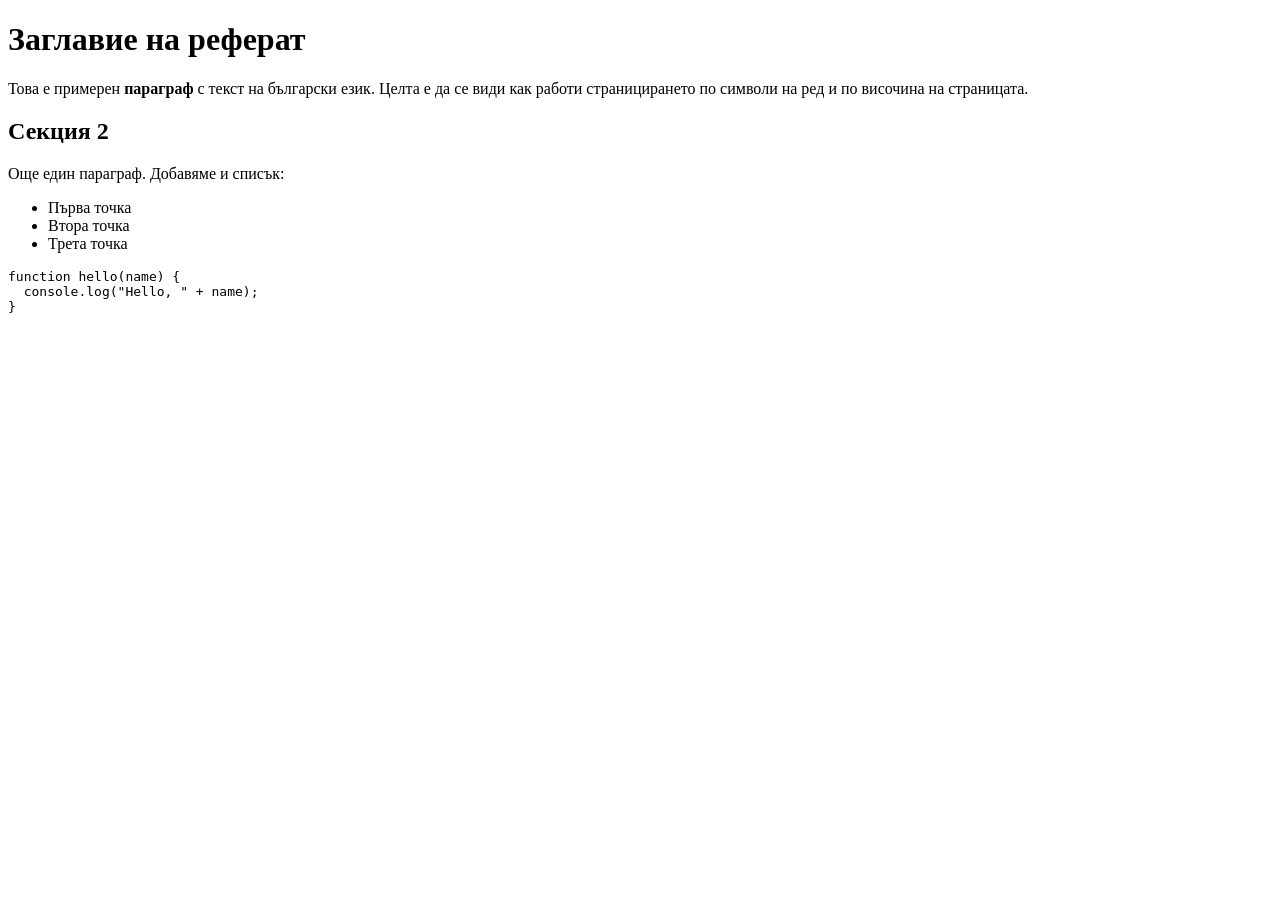
<file: test_htmls/demo.html>
<!doctype html>
<html><head><meta charset="utf-8"><title>Demo</title></head>
<body>
<h1>Заглавие на реферат</h1>
<p>Това е примерен <strong>параграф</strong> с текст на български език. Целта е да се види как работи страницирането по символи на ред и по височина на страницата.</p>
<h2>Секция 2</h2>
<p>Още един параграф. Добавяме и списък:</p>
<ul><li>Първа точка</li><li>Втора точка</li><li>Трета точка</li></ul>
<pre>
function hello(name) {
  console.log("Hello, " + name);
}
</pre>
</body></html>
</file>
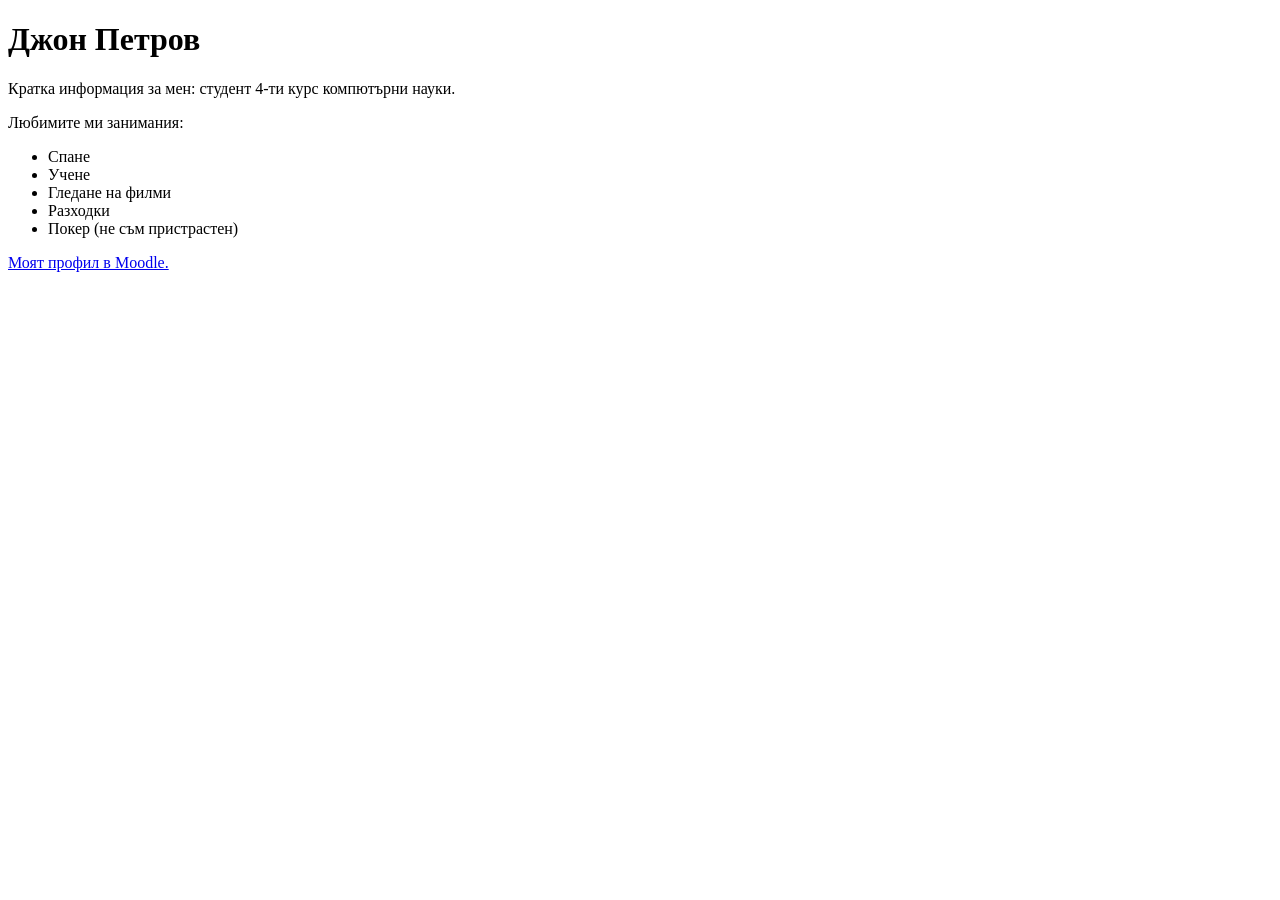
<file: test_htmls/personal_page.html>
<!DOCTYPE html>
<html lang="en">
<head>
    <meta charset="UTF-8">
    <meta name="viewport" content="width=device-width, initial-scale=1.0">
    <title>Джон Петров</title>
</head>
<body>
    <h1>Джон Петров</h1>

    <p>Кратка информация за мен: студент 4-ти курс компютърни науки.</p>

    <p>Любимите ми занимания:</p>
    <ul>
        <li>Спане</li>
        <li>Учене</li>
        <li>Гледане на филми</li>
        <li>Разходки</li>
        <li>Покер (не съм пристрастен)</li>
    </ul>

    <a href="https://learn.fmi.uni-sofia.bg/user/profile.php?id=25933" target="blank">Моят профил в Moodle.</a>
</body>
</html>
</file>
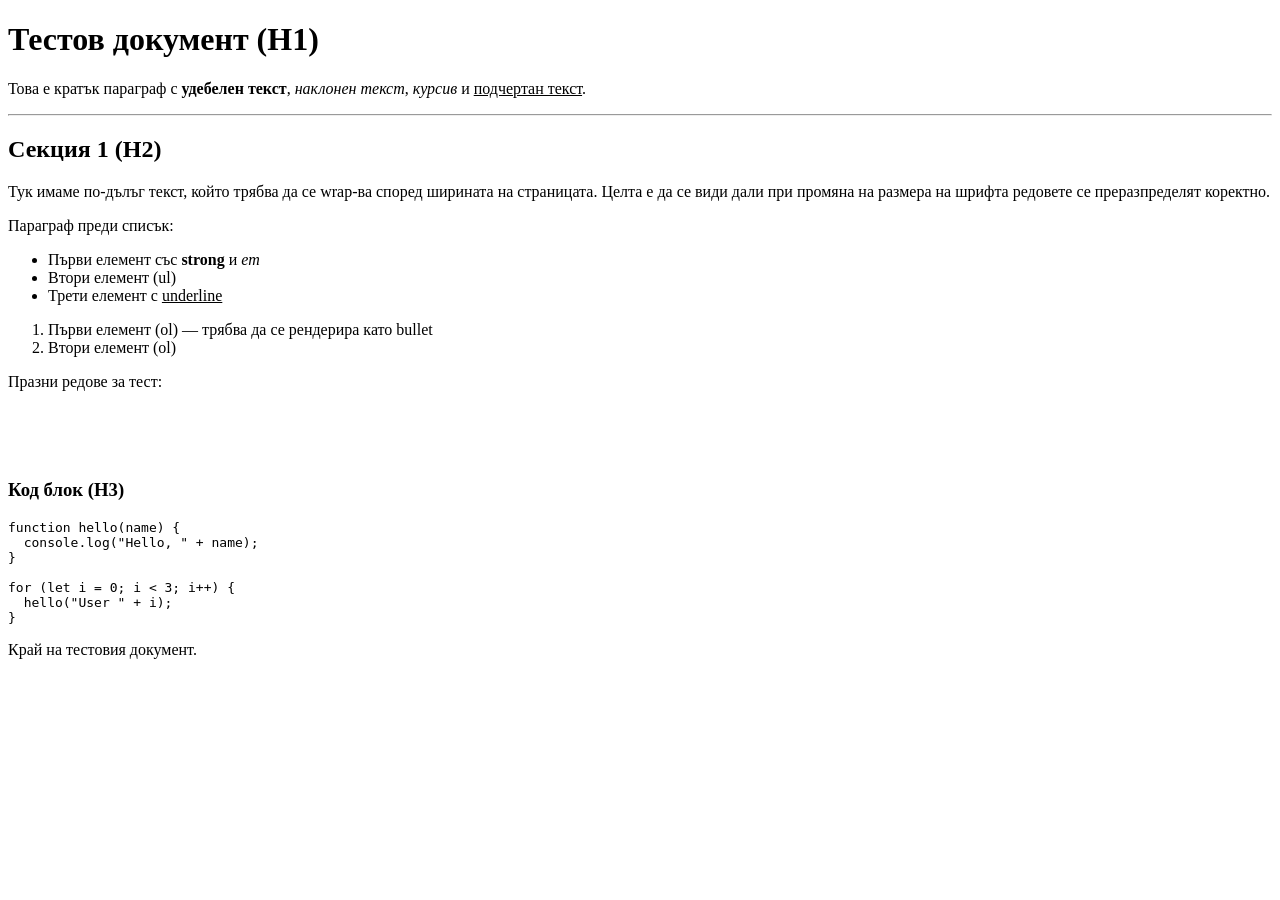
<file: test_htmls/test.html>
<!doctype html>
<html lang="bg">
<head>
  <meta charset="utf-8" />
  <title>Тестов документ</title>
</head>
<body>

<h1>Тестов документ (H1)</h1>
<p>
  Това е кратък параграф с <strong>удебелен текст</strong>, <em>наклонен текст</em>,
  <i>курсив</i> и <u>подчертан текст</u>.
</p>

<hr />

<h2>Секция 1 (H2)</h2>
<p>
  Тук имаме по-дълъг текст, който трябва да се wrap-ва според ширината на страницата.
  Целта е да се види дали при промяна на размера на шрифта редовете се преразпределят коректно.
</p>

<p>Параграф преди списък:</p>

<ul>
  <li>Първи елемент със <strong>strong</strong> и <em>em</em></li>
  <li>Втори елемент (ul)</li>
  <li>Трети елемент с <u>underline</u></li>
</ul>

<ol>
  <li>Първи елемент (ol) — трябва да се рендерира като bullet</li>
  <li>Втори елемент (ol)</li>
</ol>

<p>
  Празни редове за тест:
</p>

<br><br><br>

<h3>Код блок (H3)</h3>

<pre><code>function hello(name) {
  console.log("Hello, " + name);
}

for (let i = 0; i &lt; 3; i++) {
  hello("User " + i);
}</code></pre>

<p>
  Край на тестовия документ.
</p>

</body>
</html>
</file>
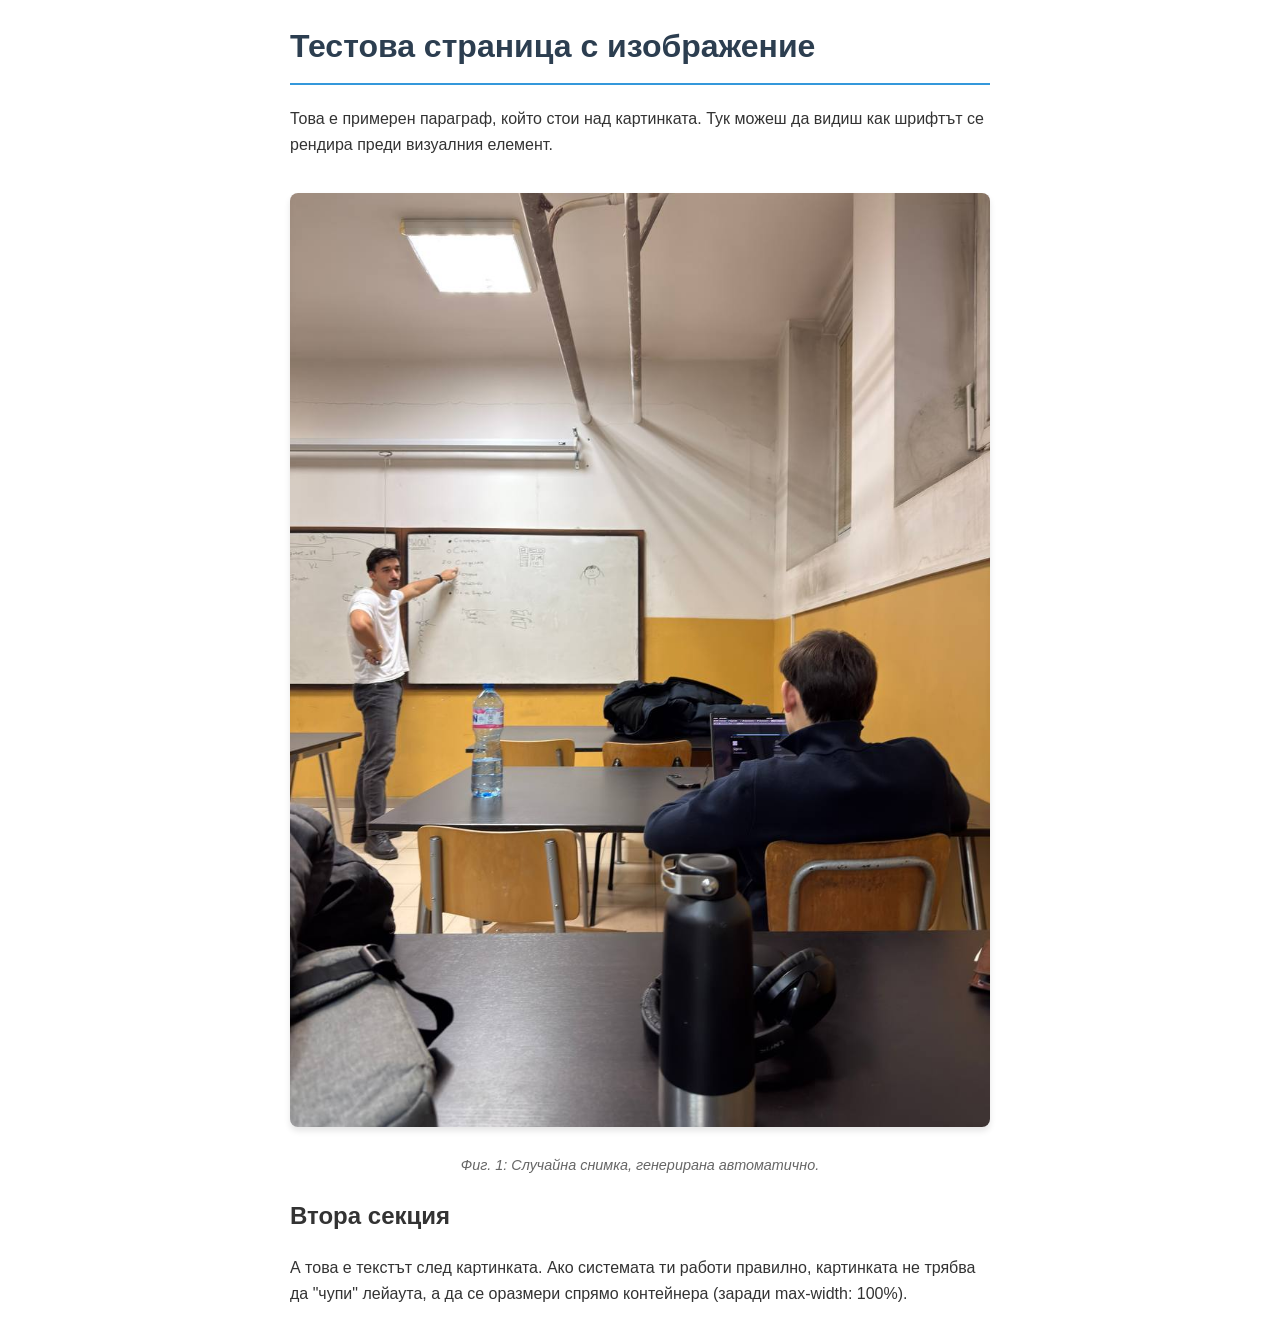
<file: test_htmls/temp/yoimg.html>
<!DOCTYPE html>
<html lang="bg">
<head>
    <meta charset="UTF-8">
    <title>Тест с картинка</title>
    <style>
        body {
            font-family: 'Helvetica', sans-serif;
            color: #333;
            line-height: 1.6;
        }
        .container {
            width: 100%;
            max-width: 700px;
            margin: 0 auto;
        }
        h1 {
            color: #2c3e50;
            border-bottom: 2px solid #3498db;
            padding-bottom: 10px;
        }
        img {
            max-width: 100%;
            height: auto;
            border-radius: 8px;
            box-shadow: 0 4px 6px rgba(0,0,0,0.1);
            margin: 20px 0;
        }
        .caption {
            font-size: 0.9em;
            color: #666;
            text-align: center;
            font-style: italic;
        }
    </style>
</head>
<body>
    <div class="container">
        <h1>Тестова страница с изображение</h1>
        <p>Това е примерен параграф, който стои над картинката. Тук можеш да видиш как шрифтът се рендира преди визуалния елемент.</p>
        
        <img src="./image.jpg" alt="Случайна пейзажна снимка">
        
        <div class="caption">Фиг. 1: Случайна снимка, генерирана автоматично.</div>

        <h2>Втора секция</h2>
        <p>А това е текстът след картинката. Ако системата ти работи правилно, картинката не трябва да "чупи" лейаута, а да се оразмери спрямо контейнера (заради max-width: 100%).</p>
    </div>
</body>
</html>
</file>
